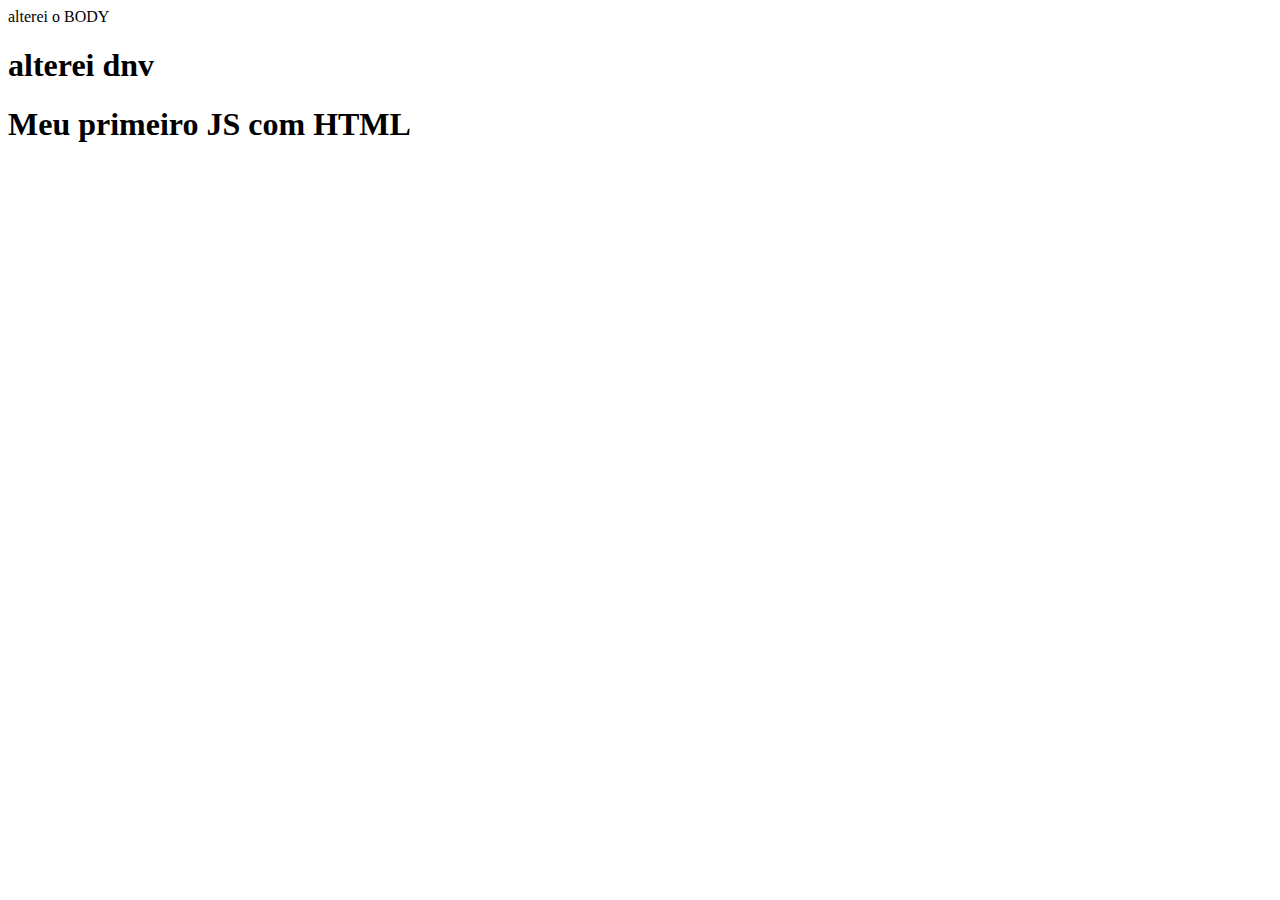
<file: JS/Html_JS/assets/index.html>
<!DOCTYPE html>
<html lang="Pt-br">
<head>
    <meta charset="UTF-8">
    <meta name="viewport" content="width=device-width, initial-scale=1.0">
    <title>HTML + J</title>
    <script src="Js/main_v01.js"></script>
</head>
<body>
    <h1>Meu primeiro JS com HTML</h1>
    
</body>
</html>
</file>
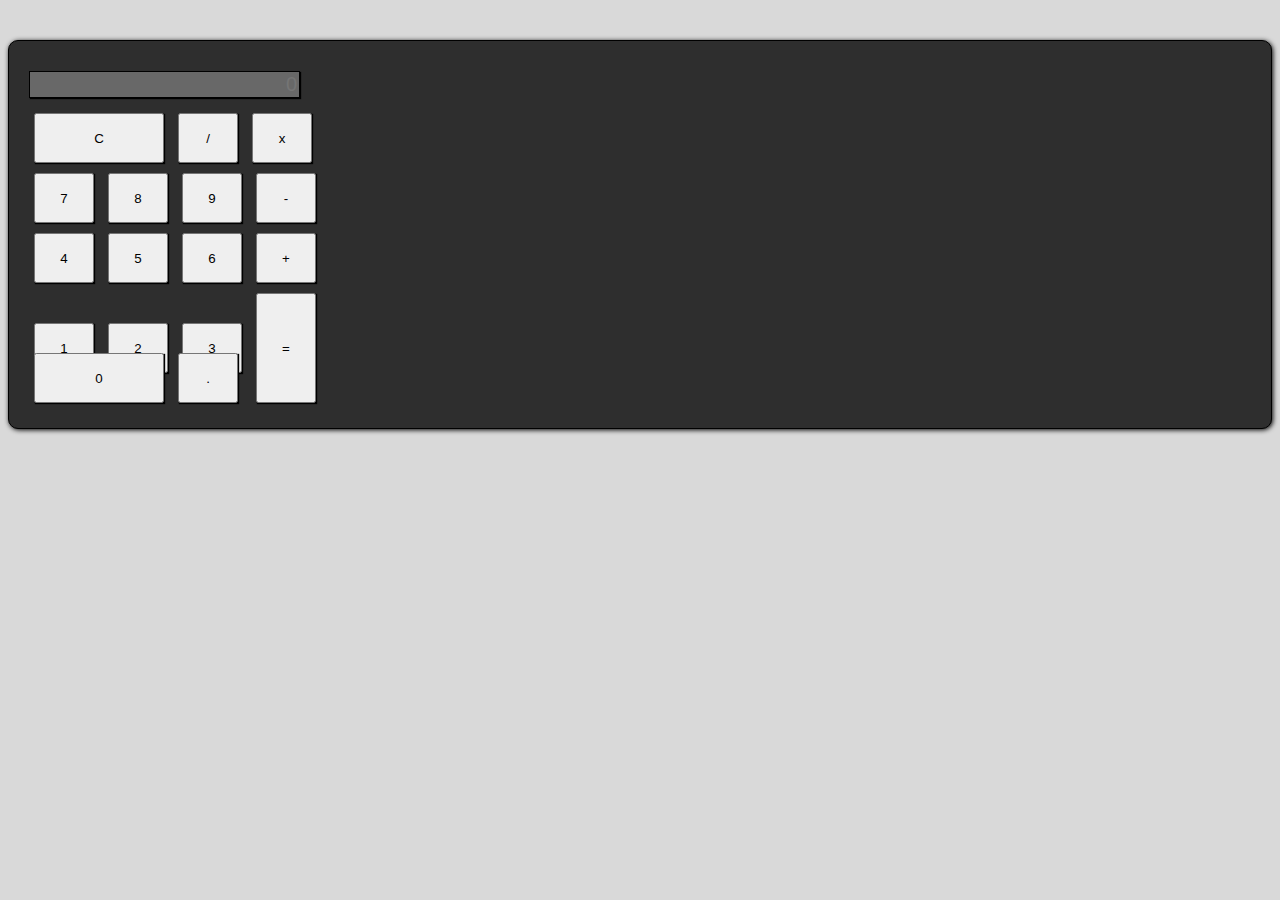
<file: JS/Html_JS/calculadora.html>
<!DOCTYPE html>
<html lang="pt-br">

<head>
    <meta charset="UTF-8">
    <meta name="viewport" content="width=device-width, initial-scale=1.0">
    <title>Calculadora JS v1.0</title>
    <link href="https://cdn.jsdelivr.net/npm/bootstrap@5.1.3/dist/css/bootstrap.min.css" rel="stylesheet"
        integrity="sha384-1BmE4kWBq78iYhFldvKuhfTAU6auU8tT94WrHftjDbrCEXSU1oBoqyl2QvZ6jIW3" crossorigin="anonymous">
    <link rel="stylesheet" href="assets/css/calculadora.css">
</head>

<body>
    <div class="container">
        <div class="row">
            <div class="col d-flex justify-content-center">
                <div class="calculadora">
                    <input id="resultado" type="text" class="form-control resultado" placeholder="0" disabled="disabled">
                    <div class="row">
                        <button type="button" onclick="calcular('acao', 'c')" class="btn btn-dark btn-lg clear fw-light">C</button>
                        <button type="button" onclick="calcular('acao', '/')" class="btn btn-dark btn-lg fw-light">/</button>
                        <button type="button" onclick="calcular('acao', '*')" class="btn btn-dark btn-lg fw-light">x</button>
                    </div>
                    <div class="row">
                        <button type="button" onclick="calcular('num', '7')" class="btn btn-dark btn-lg fw-light">7</button>
                        <button type="button" onclick="calcular('num', '8')" class="btn btn-dark btn-lg fw-light">8</button>
                        <button type="button" onclick="calcular('num', '9')" class="btn btn-dark btn-lg fw-light">9</button>
                        <button type="button" onclick="calcular('acao', '-')" class="btn btn-dark btn-lg fw-light">-</button>
                    </div>
                    <div class="row">
                        <button type="button" onclick="calcular('num', '4')" class="btn btn-dark btn-lg fw-light">4</button>
                        <button type="button" onclick="calcular('num', '5')" class="btn btn-dark btn-lg fw-light">5</button>
                        <button type="button" onclick="calcular('num', '6')" class="btn btn-dark btn-lg fw-light">6</button>
                        <button type="button" onclick="calcular('acao', '+')" class="btn btn-dark btn-lg fw-light">+</button>
                    </div>
                    <div class="row">
                        <button type="button" onclick="calcular('num', '1')" class="btn btn-dark btn-lg fw-light">1</button>
                        <button type="button" onclick="calcular('num', '2')" class="btn btn-dark btn-lg fw-light">2</button>
                        <button type="button" onclick="calcular('num', '3')" class="btn btn-dark btn-lg fw-light">3</button>
                        <button type="button" onclick="calcular('acao', '=')" class="btn btn-dark btn-lg enter">=</button>
                    </div>
                    <div class="row subir">
                        <button type="button" onclick="calcular('num', '0')" class="btn btn-dark btn-lg fw-light zero">0</button>
                        <button type="button" onclick="calcular('acao', '.')" class="btn btn-dark btn-lg fw-light">.</button>
                    </div>
                </div>
            </div>
        </div>
    </div>
   <script src="assets/Js/calculadora.js"></script>
</body>

</html>
</file>
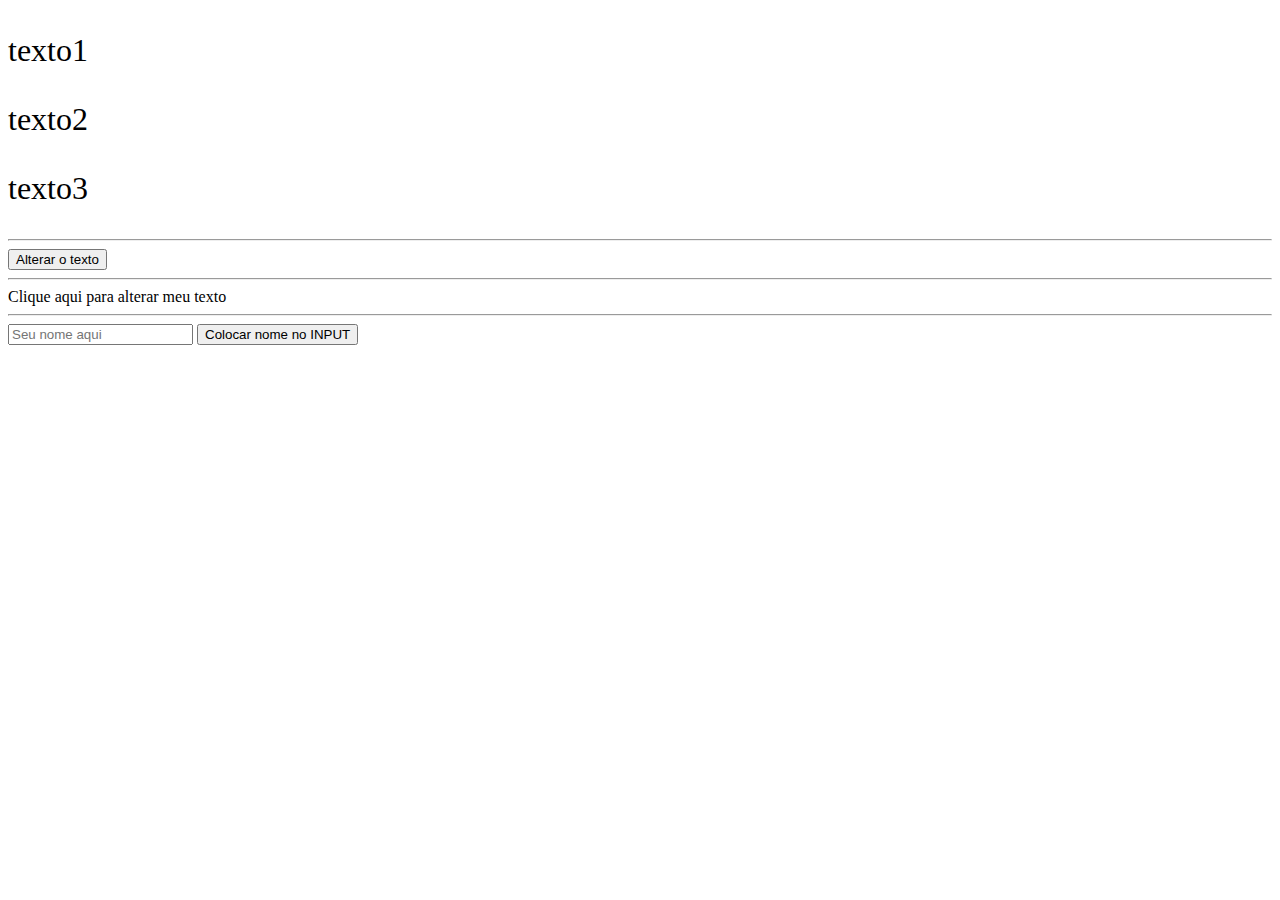
<file: JS/Html_JS/index_v04.html>
<!DOCTYPE html>
<html lang="en">
<head>
    <meta charset="UTF-8">
    <meta name="viewport" content="width=device-width, initial-scale=1.0">
    <title>Document</title>
    <link rel="stylesheet" href="assets/css/main_v04.css">
</head>
<body>
    <p class="texto">texto1</p>
    <p class="texto">texto2</p>
    <p class="texto">texto3</p>
    <hr>
    <button type="button" onclick="AlterarTexto('texto')">Alterar o texto</button>
    <hr>
    <div onclick="AlteraTexto2('div')">Clique aqui para alterar meu texto</div>
    <hr>
    <input type="text" name="nome" placeholder="Seu nome aqui">
    <button type="button" onclick="alteraNome()">Colocar nome no INPUT</button>
    <script src="assets/Js/main_v04.js"></script>
</body>
</html>
</file>
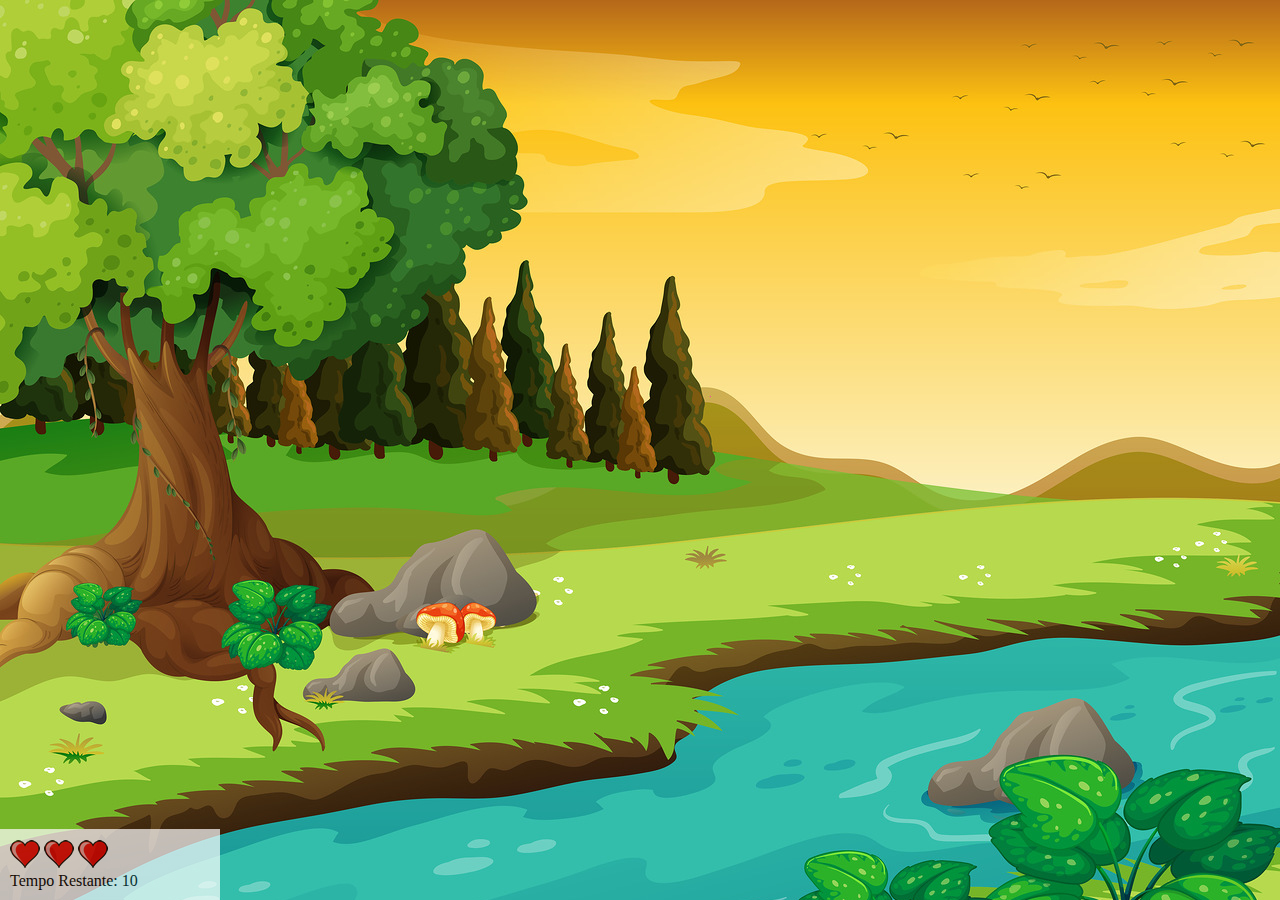
<file: JS/Html_JS/assets/game.html>
<!DOCTYPE html>
<html lang="pt-br">
<head>
    <meta charset="UTF-8">
    <meta name="viewport" content="width=device-width, initial-scale=1.0">
    <title>Game</title>
    <link href="https://cdn.jsdelivr.net/npm/bootstrap@5.1.3/dist/css/bootstrap.min.css" rel="stylesheet"
    integrity="sha384-1BmE4kWBq78iYhFldvKuhfTAU6auU8tT94WrHftjDbrCEXSU1oBoqyl2QvZ6jIW3" crossorigin="anonymous">
    <link rel="stylesheet" href="css/game.css">
    <script src="Js/game.js"></script>
</head>

<body onresize="tamanhoDoPalco()">
    <!--<img src="images/mosca.png" alt="mosca" class="mosquito">-->
    <div class="painel">
        <div class="vidas">
            <img id="vida1" src="images/coracao_cheio.png" alt="">
            <img id="vida2" src="images/coracao_cheio.png" alt="">
            <img id="vida3" src="images/coracao_cheio.png" alt="">
        </div>
        <div class="cronometro">
            Tempo Restante: <span id="cronometro"></span>
        </div>
    </div>
    <script>
        document.getElementById('cronometro').innerHTML = '10'
       let criaMosquito = setInterval(function() {
            imgRandomica()
        }, 1000)
    </script>
</body>

</html>
</file>
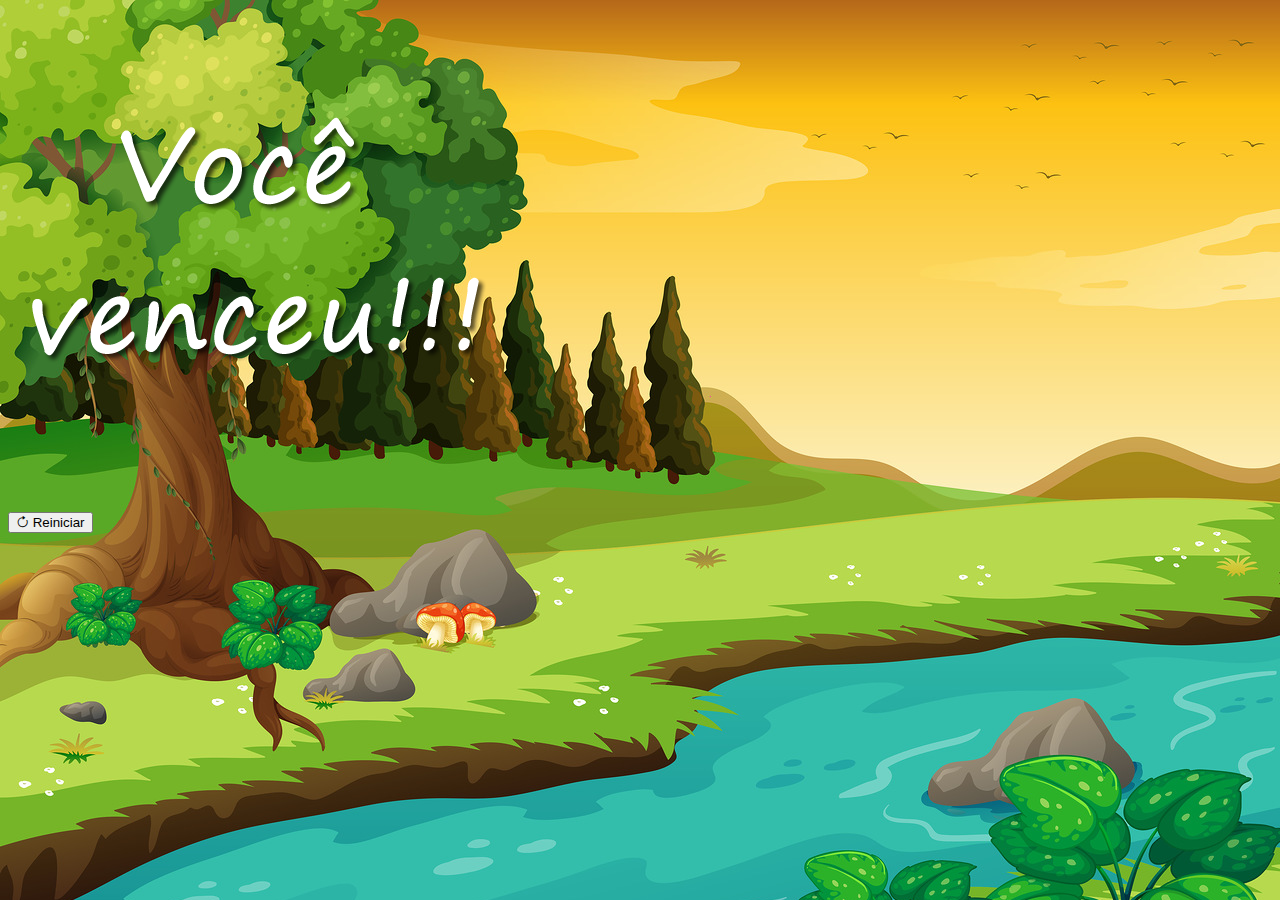
<file: JS/Html_JS/assets/game_win.html>
<!DOCTYPE html>
<html lang="pt-BR">

<head>
  <meta charset="UTF-8">
  <meta name="viewport" content="width=device-width, initial-scale=1.0">
  <title>Mata Mosquito Game over</title>
  <link href="https://cdn.jsdelivr.net/npm/bootstrap@5.1.3/dist/css/bootstrap.min.css" rel="stylesheet"
    integrity="sha384-1BmE4kWBq78iYhFldvKuhfTAU6auU8tT94WrHftjDbrCEXSU1oBoqyl2QvZ6jIW3" crossorigin="anonymous">
  <link rel="stylesheet" href="https://cdn.jsdelivr.net/npm/bootstrap-icons@1.11.3/font/bootstrap-icons.min.css">
  <link rel="stylesheet" href="css/game.css">
</head>

<body class="py-auto">
  <div class="container">
    <div class="row">
      <div class="col">
        <div class="d-flex justify-content-center">
          <img src="images/vitoria.png" class="img-fluid" alt="">
        </div>
      </div>
    </div>
    <div class="row">
      <div class="col">
        <div class="d-flex justify-content-center">
          <button onclick="window.location.href = 'game.html'" type="button" class="btn btn-dark btn-lg"><i
              class="bi bi-arrow-clockwise"></i> Reiniciar</button>
        </div>
      </div>
    </div>
  </div>
</body>

</html>
</file>
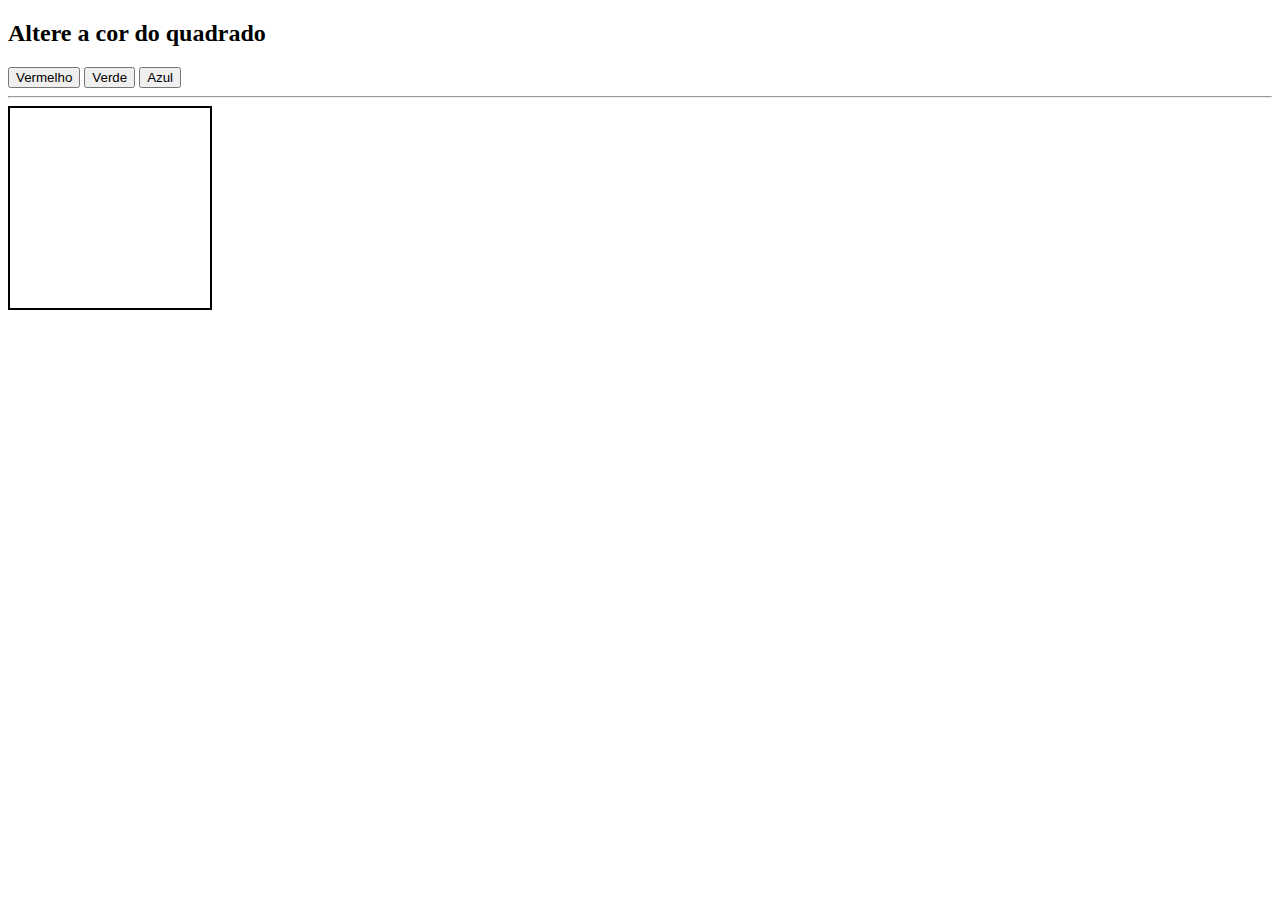
<file: JS/Html_JS/assets/index_v02.html>
<!DOCTYPE html>
<html lang="en">
<head>
    <meta charset="UTF-8">
    <meta name="viewport" content="width=device-width, initial-scale=1.0">
    <title>Document</title>
    <script src="Js/main_v02.js"></script>
</head>
<body>
    <h2>Altere a cor do quadrado</h2>
    <button type="button" onclick="alteraCor('#ff0000')">Vermelho</button>
    <button type="button" onclick="alteraCor('#00ff00')">Verde</button>
    <button type="button" onclick="alteraCor('#0000ff')">Azul</button>
    <hr>
    <div id="quadrado" style="border: 2px solid #000000; width: 200px; height: 200px;"></div>
    
</body>
</html>
</file>
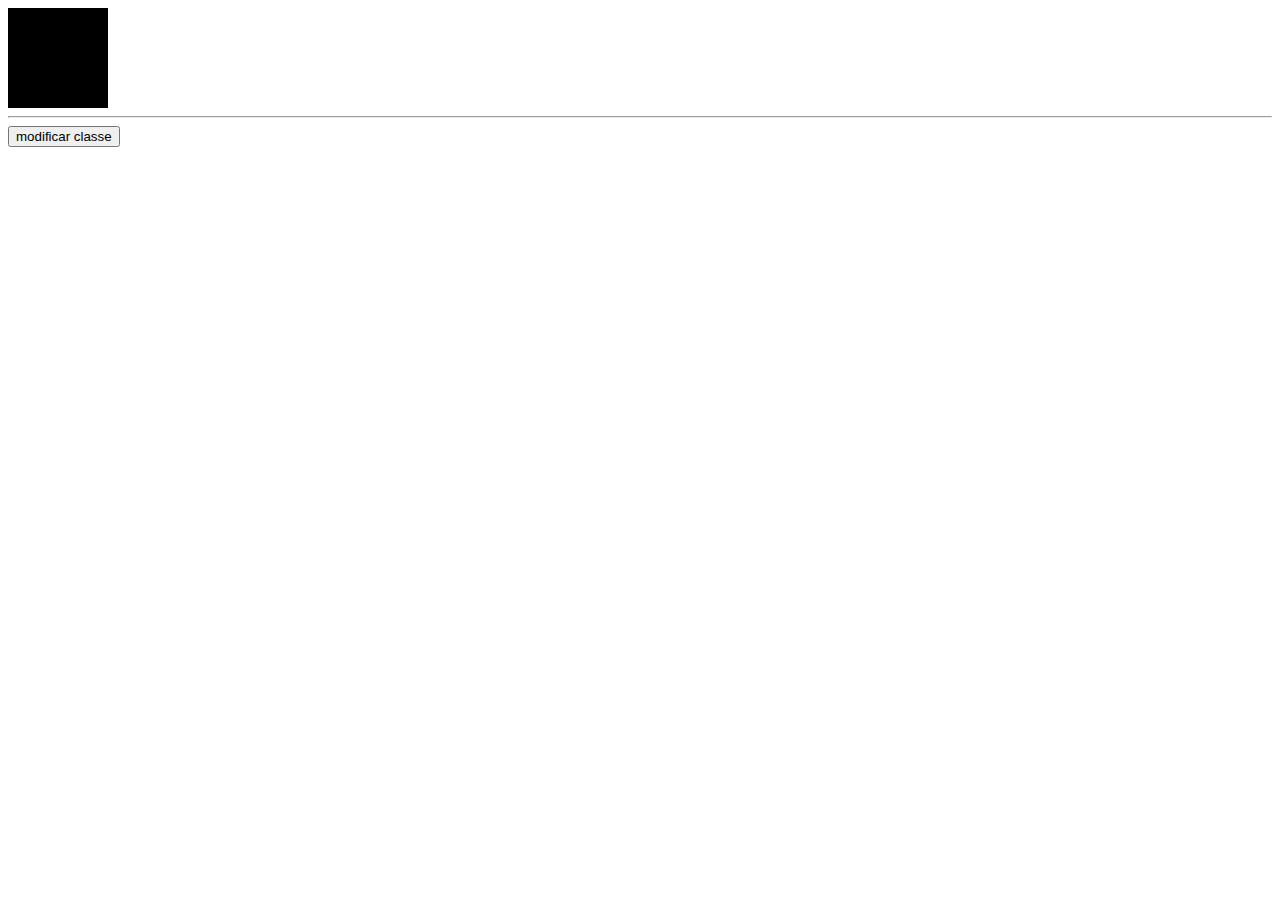
<file: JS/Html_JS/assets/index_v03.html>
<!DOCTYPE html>
<html lang="pt-br">
<head>
    <meta charset="UTF-8">
    <meta name="viewport" content="width=device-width, initial-scale=1.0">
    <title>HTML + JS V03</title>
    <link rel="stylesheet" href="css/main_v03.css">
    <script src="Js/main_v03.js"></script>
</head>

<body>
    <div id="mensagem" class="estilo1">Você modificou uma classe.</div>
    <hr>
    <button type="button" onclick="alteraclasse()">modificar classe</button>
    
</body>

</html>
</file>
<file: JS/Html_JS/assets/css/calculadora.css>
body {
    background-color: #d9d9d9;
}

.calculadora {
    margin-top: 40px;
    border: 1px solid black;
    padding: 20px;
    background-color: #2e2e2e;
    border-radius: 10px;
    box-shadow: 1px  1px 5px black;
}

.btn{
    width: 60px;
    height: 50px;
    margin: 5px;
    box-shadow: 1px 1px 1px black;
}

.clear {
    width: 130px;

}

.enter {
    height: 110px;
}

.zero{
    width: 130px;
}

.resultado {
    text-align: right;
    font-size: 20px;
    margin-top: 10px;
    margin-bottom: 10px;
    border: 1px solid black;
    box-shadow: 1px 1px 1px black;
}

.subir {
    margin-top: -60px;
}
</file>
<file: JS/Html_JS/assets/css/main_v04.css>
p {
    font-size: 32px;
    
}
</file>
<file: JS/Html_JS/assets/css/game.css>
body {
    background-image:url(../images/bg.jpg);
    background-repeat:no-repeat;
    background-size:100%;
}

.mosquito1 {
    width: 40px;
    height: 430px;
}

.mosquito2 {
    width: 40px;
    height: 50px;
}

.mosquito3 {
    width: 20px;
    height: 50px;
}

.ladoA {
    transform: scaleX(1);
}

.ladoB {
    transform: scaleX(1);
}

.painel {
    position: absolute;
    width: 200px;
    padding: 10px;
    left: 0px;
    bottom: 0px;
    border-top: 1px solid #fffafa;
    background-color: white;
    opacity: 0.7;
}

vidas {
    float: left;
}

cronometro {
    float: left;
    font-size: 20px;
    font-weight: bold;
}
</file>
<file: JS/Html_JS/assets/css/main_v03.css>
.estilo1 {
    width: 100px;
    height: 100px;
    background-color: #000000;
    text-align: left;
    font-size: 12px;
}

.estilo2  {
    width: 400px;
    height: 400px;
    background-color: #000000;
    text-align: center;
    font-size: 18px;
    color: white;
}
</file>
